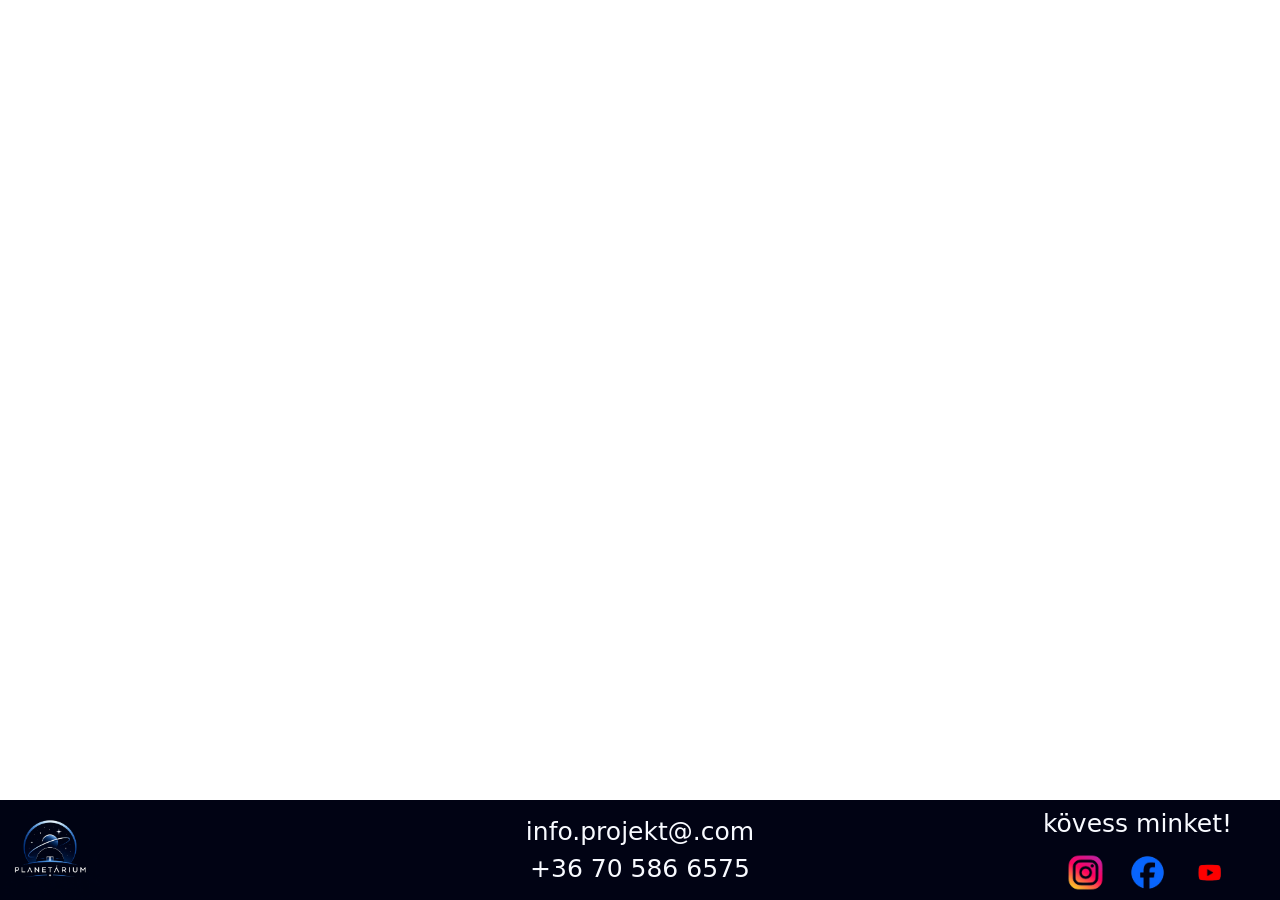
<file: footer.html>
<!DOCTYPE html>
<html lang="hu">
<head>
    <meta charset="UTF-8">
    <meta name="viewport" content="width=device-width, initial-scale=1.0">
    <meta http-equiv="X-UA-Compatible" content="ie=edge">
    <title>Footer</title>
    <link rel="stylesheet" href="footer.css">
    <link href="https://cdn.jsdelivr.net/npm/bootstrap@5.3.8/dist/css/bootstrap.min.css" rel="stylesheet" integrity="sha384-sRIl4kxILFvY47J16cr9ZwB07vP4J8+LH7qKQnuqkuIAvNWLzeN8tE5YBujZqJLB" crossorigin="anonymous">
</head>
<body class="d-flex flex-column min-vh-100">
    <footer class="mt-auto">
        <div class="row align-items-center m-0 g-0">
            <div class="col-lg-4 p-0">
                <a href="index.html"><img src="imgek/logo.png" alt="logo" id="logofoot"></a>
            </div>
            <div class="col-lg-4 text-center">
                <div class="infoka">info.projekt@.com</div>
                <div class="infokb">+36 70 586 6575</div>
            </div>
            <div class="col-lg-4 text-end pe-5">
                <div id="minket">kövess minket!</div> 
                <div class="social-icons">
                    <a href="https://www.instagram.com/rlevi"><img src="imgek/insta.png" alt="insta" class="ify"></a>
                    <a href="https://www.facebook.com/levente.roka.79"><img src="imgek/facebook.png" alt="facebook" class="ify"></a>
                    <a href="https://www.youtube.com/@aijsiYT"><img src="imgek/youtube.png" alt="youtube" class="ify"></a>
                </div>
            </div>
        </div>
    </footer>

    <script src="https://cdn.jsdelivr.net/npm/bootstrap@5.3.8/dist/js/bootstrap.bundle.min.js" integrity="sha384-FKyoEForCGlyvwx9Hj09JcYn3nv7wiPVlz7YYwJrWVcXK/BmnVDxM+D2scQbITxI" crossorigin="anonymous"></script>
</body>
</html>
</file>
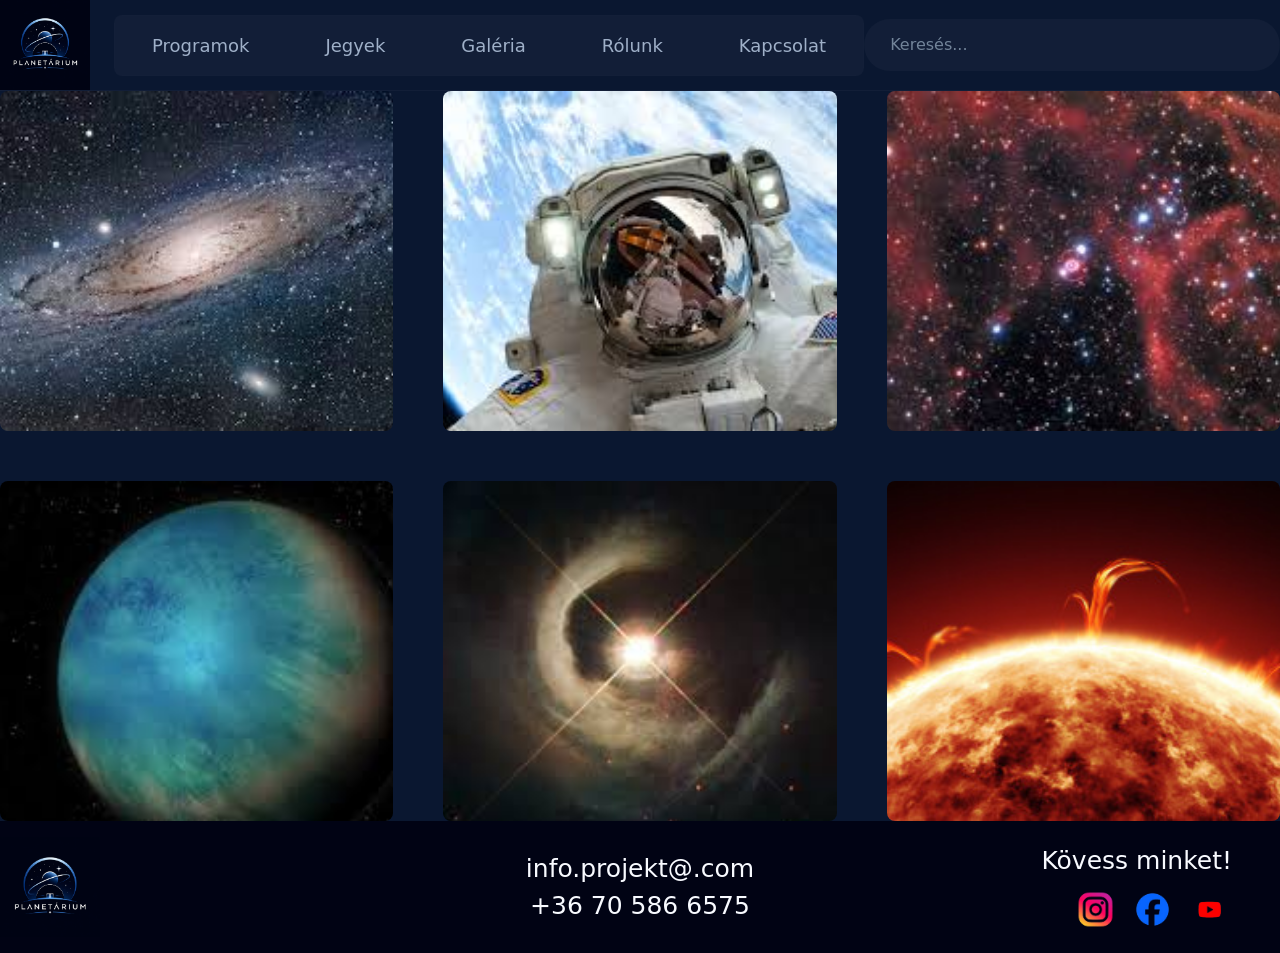
<file: galeria.html>
<!DOCTYPE html>
<html lang="en">
<head>
    <meta charset="UTF-8">
    <meta name="viewport" content="width=device-width, initial-scale=1.0">
    <meta http-equiv="X-UA-Compatible" content="ie=edge">
    <title>Planetárium - Galéria</title>
    <link href="https://cdn.jsdelivr.net/npm/bootstrap@5.3.0/dist/css/bootstrap.min.css" rel="stylesheet">
    <link rel="stylesheet" href="header.css">
    <link rel="stylesheet" href="footer.css">
    <link rel="stylesheet" href="kapcsolat.css">
    <link rel="stylesheet" href="galeria.css">
</head>
<body>
    <header class="site-header">
        <nav class="navbar navbar-expand-xl navbar-dark custom-navbar py-0">
            <div class="container-fluid px-0">
                
                <a class="navbar-brand me-4 py-0" href="index.html">
                    <img src="imgek/logo.png" alt="Planetarium Logo" class="logo-img">
                </a>
    
                <button class="navbar-toggler" type="button" data-bs-toggle="collapse" data-bs-target="#planetariumNav" aria-controls="planetariumNav" aria-expanded="false" aria-label="Toggle navigation">
                    <span class="navbar-toggler-icon"></span>
                </button>
    
                <div class="collapse navbar-collapse" id="planetariumNav">
                    
                    <ul class="navbar-nav nav-block-links me-auto mb-3 mb-xl-0">
                        <li class="nav-item">
                            <a class="nav-link" href="programok.html">Programok</a>
                        </li>
                        <li class="nav-item">
                            <a class="nav-link" href="jegyek.html">Jegyek</a>
                        </li>
                        <li class="nav-item">
                            <a class="nav-link" href="galeria.html">Galéria</a>
                        </li>
                        <li class="nav-item">
                            <a class="nav-link" href="rolunk.html">Rólunk</a>
                        </li>
                        <li class="nav-item">
                            <a class="nav-link" href="kapcsolat.html">Kapcsolat</a>
                        </li>
                    </ul>
    
                    <form class="d-flex search-block" role="search">
                        <input class="form-control custom-search-input" type="search" placeholder="Keresés..." aria-label="Search">
                    </form>
    
                </div>
                
            </div>
        </nav>
    </header>
    <div>
        <div class="képek">
            <img src="imgek/tejút.jpeg" class="kép" alt="tejút">
            <img src="imgek/asztronauta.jpeg" class="ast kép" alt="űrhajós">
            <img src="imgek/csillagok.jpeg" class="csil kép" alt="sokcsillag">
            <img src="imgek/bolygo.jpeg" class="boly kép" alt="bolygó">
            <img src="imgek/csillag.jpeg" class="csiok kép" alt="egynagycsillag">
            <img src="imgek/anap.jpg" class="nap kép" alt="nap">
        </div>
    </div>
           <footer class="mt-auto py-4 py-lg-3">
            <div class="row align-items-center m-0 g-0 text-center text-lg-start">
                
                <div class="col-12 col-lg-4 p-0 mb-4 mb-lg-0">
                    <a href="index.html"><img src="imgek/logo.png" alt="logo" id="logofoot"></a>
                </div>
    
                <div class="col-12 col-lg-4 text-center mb-4 mb-lg-0">
                    <div class="infoka">info.projekt@.com</div>
                    <div class="infokb">+36 70 586 6575</div>
                </div>
    
                <div class="col-12 col-lg-4 text-lg-end pe-lg-5">
                    <div id="minket">Kövess minket!</div> 
                    <div class="social-icons d-flex justify-content-center justify-content-lg-end">
                        <a href="https://www.instagram.com/rlevi"><img src="imgek/insta.png" alt="insta" class="ify"></a>
                        <a href="https://www.facebook.com/levente.roka.79"><img src="imgek/facebook.png" alt="facebook" class="ify"></a>
                        <a href="https://www.youtube.com/@aijsiYT"><img src="imgek/youtube.png" alt="youtube" class="ify"></a>
                    </div>
                </div>
    
            </div>
        </footer>
    <script src="https://cdn.jsdelivr.net/npm/bootstrap@5.3.0/dist/js/bootstrap.bundle.min.js"></script>
</body>
</html>
</file>
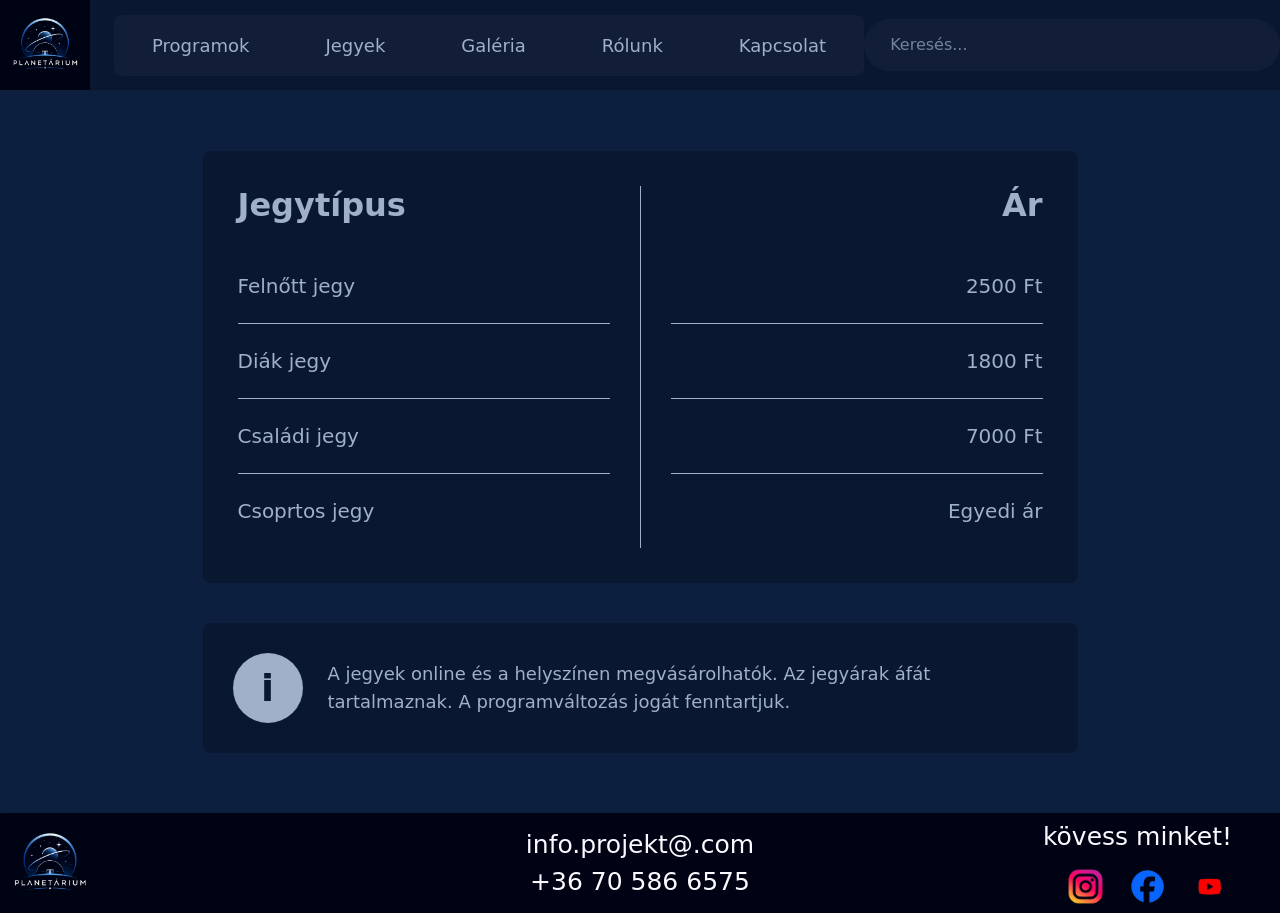
<file: jegyek.html>
<!DOCTYPE html>
<html lang="en">
<head>
    <meta charset="UTF-8">
    <meta name="viewport" content="width=device-width, initial-scale=1.0">
    <link rel="stylesheet" href="jegyek.css">
    <title>Planetarium - Jegyek</title>
    <link rel="stylesheet" href="kapcsolat.css">
    <link rel="stylesheet" href="footer.css">
    <link href="https://cdn.jsdelivr.net/npm/bootstrap@5.3.0/dist/css/bootstrap.min.css" rel="stylesheet">
    <link rel="stylesheet" href="header.css">
</head>
<body>

<header class="site-header">
    <nav class="navbar navbar-expand-xl navbar-dark custom-navbar py-0">
        <div class="container-fluid px-0">
            
            <a class="navbar-brand me-4 py-0" href="index.html">
                <img src="imgek/logo.png" alt="Planetarium Logo" class="logo-img">
            </a>

            <button class="navbar-toggler" type="button" data-bs-toggle="collapse" data-bs-target="#planetariumNav" aria-controls="planetariumNav" aria-expanded="false" aria-label="Toggle navigation">
                <span class="navbar-toggler-icon"></span>
            </button>

            <div class="collapse navbar-collapse" id="planetariumNav">
                
                <ul class="navbar-nav nav-block-links me-auto mb-3 mb-xl-0">
                    <li class="nav-item">
                        <a class="nav-link" href="programok.html">Programok</a>
                    </li>
                    <li class="nav-item">
                        <a class="nav-link" href="jegyek.html">Jegyek</a>
                    </li>
                    <li class="nav-item">
                        <a class="nav-link" href="galeria.html">Galéria</a>
                    </li>
                    <li class="nav-item">
                        <a class="nav-link" href="rolunk.html">Rólunk</a>
                    </li>
                    <li class="nav-item">
                        <a class="nav-link" href="kapcsolat.html">Kapcsolat</a>
                    </li>
                </ul>

                <form class="d-flex search-block" role="search">
                    <input class="form-control custom-search-input" type="search" placeholder="Keresés..." aria-label="Search">
                </form>

            </div>
            
        </div>
    </nav>
</header>
<div class="flexycont">
    <div class="jegycontainer">
        <div class="jegytipus">
            <div class="jegy2">
                <h1>Jegytípus</h1>
            </div>
            <div class="jegy">
                <p>Felnőtt jegy</p>
            </div>
            <div class="jegy">
                <p>Diák jegy</p>
            </div>
            <div class="jegy">
                <p>Családi jegy</p>
            </div>
            <div class="jegy">
                <p>Csoprtos jegy</p>
            </div>
        </div>
        <div class="jegyar">
            <div class="jegy2">
                <h1>Ár</h1>
            </div>
            <div class="jegy">
                <p>2500 Ft</p>
            </div>
            <div class="jegy">
                <p>1800 Ft</p>
            </div>
            <div class="jegy">
                <p>7000 Ft</p>
            </div>
            <div class="jegy">
                <p>Egyedi ár</p>
            </div>
        </div>
        
    </div>
    <div class="jegyinfo">
        <div class="kisi">
            <div class="ibetu">
                <p class="ii">i</p>
            </div>
        </div>
        <div class="bennemszoveg">
            <p class="infoszoveg">A jegyek online és a helyszínen megvásárolhatók.
                Az jegyárak áfát tartalmaznak.
                A programváltozás jogát fenntartjuk.</p>
        </div>
    </div>
</div>
<footer class="mt-auto">
        <div class="row align-items-center m-0 g-0">
            <div class="col-lg-4 p-0">
                <a href="index.html"><img src="imgek/logo.png" alt="logo" id="logofoot"></a>
            </div>
            <div class="col-lg-4 text-center">
                <div class="infoka">info.projekt@.com</div>
                <div class="infokb">+36 70 586 6575</div>
            </div>
            <div class="col-lg-4 text-end pe-5">
                <div id="minket">kövess minket!</div> 
                <div class="social-icons">
                    <a href="https://www.instagram.com/rlevi"><img src="imgek/insta.png" alt="insta" class="ify"></a>
                    <a href="https://www.facebook.com/levente.roka.79"><img src="imgek/facebook.png" alt="facebook" class="ify"></a>
                    <a href="https://www.youtube.com/@aijsiYT"><img src="imgek/youtube.png" alt="youtube" class="ify"></a>
                </div>
            </div>
        </div>
    </footer>

<script src="https://cdn.jsdelivr.net/npm/bootstrap@5.3.0/dist/js/bootstrap.bundle.min.js"></script>

</body>
</html>
</file>
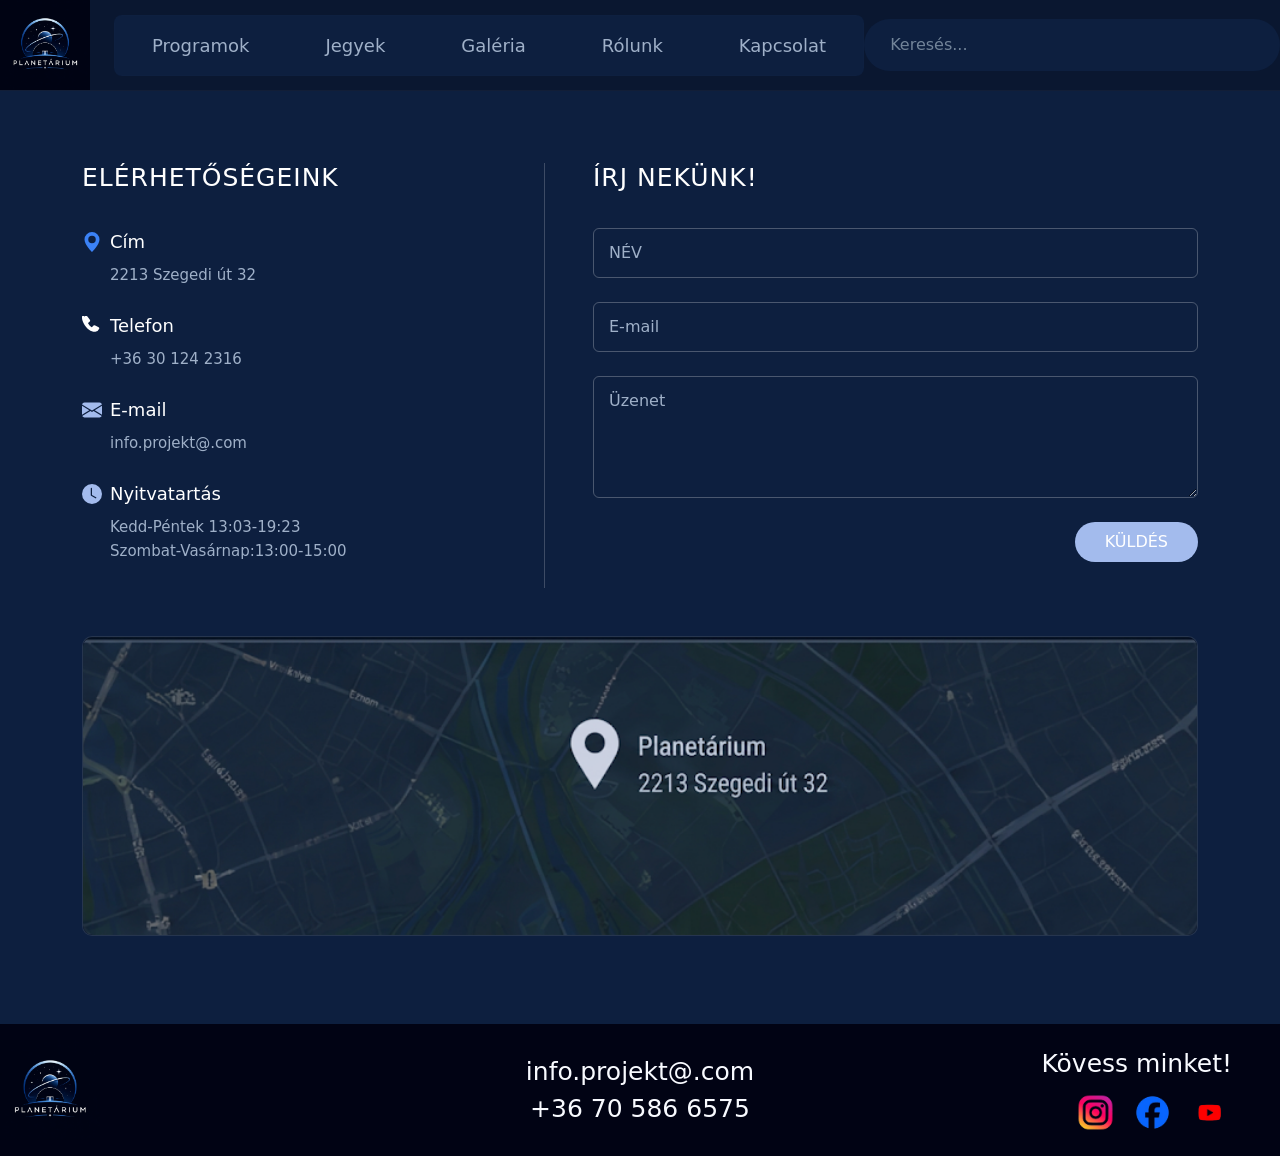
<file: kapcsolat.html>
<!DOCTYPE html>
<html lang="hu">
<head>
    <meta charset="UTF-8">
    <meta name="viewport" content="width=device-width, initial-scale=1.0">
    <title>Kapcsolat</title>
    <link href="https://cdn.jsdelivr.net/npm/bootstrap@5.3.0/dist/css/bootstrap.min.css" rel="stylesheet">
    <link rel="stylesheet" href="header.css">
    <link rel="stylesheet" href="kapcsolat.css">
    <link rel="stylesheet" href="footer.css">
</head>
<body>

<header class="site-header">
    <nav class="navbar navbar-expand-xl navbar-dark custom-navbar py-0">
        <div class="container-fluid px-0 fekbar">
            
            <a class="navbar-brand me-4 py-0" href="index.html">
                <img src="imgek/logo.png" alt="Planetarium Logo" class="logo-img">
            </a>

            <button class="navbar-toggler" type="button" data-bs-toggle="collapse" data-bs-target="#planetariumNav" aria-controls="planetariumNav" aria-expanded="false" aria-label="Toggle navigation">
                <span class="navbar-toggler-icon"></span>
            </button>

            <div class="collapse navbar-collapse" id="planetariumNav">
                
                <ul class="navbar-nav nav-block-links me-auto mb-3 mb-xl-0 navbarkicsi">
                    <li class="nav-item">
                        <a class="nav-link" href="programok.html">Programok</a>
                    </li>
                    <li class="nav-item">
                        <a class="nav-link" href="jegyek.html">Jegyek</a>
                    </li>
                    <li class="nav-item">
                        <a class="nav-link" href="galeria.html">Galéria</a>
                    </li>
                    <li class="nav-item">
                        <a class="nav-link" href="rolunk.html">Rólunk</a>
                    </li>
                    <li class="nav-item">
                        <a class="nav-link" href="kapcsolat.html">Kapcsolat</a>
                    </li>
                </ul>

                <form class="d-flex search-block kereso" role="search">
                    <input class="form-control custom-search-input" type="search" placeholder="Keresés..." aria-label="Search">
                </form>

            </div>
            
        </div>
    </nav>
</header>

<main class="kapcsolat-main container my-5 flex-grow-1">
    <div class="row mt-4">
        
        <div class="col-lg-5 kapcsolat-info-oszlop position-relative">
            <h1 class="kapcsolat-cim">ELÉRHETŐSÉGEINK</h1>
            
            <div class="info-elem">
                <div class="info-fejlec">
                    <svg xmlns="http://www.w3.org/2000/svg" width="20" height="20" fill="#3b82f6" class="bi bi-geo-alt-fill me-2" viewBox="0 0 16 16"><path d="M8 16s6-5.686 6-10A6 6 0 0 0 2 6c0 4.314 6 10 6 10zm0-7a3 3 0 1 1 0-6 3 3 0 0 1 0 6z"/></svg>
                    Cím
                </div>
                <div class="info-szoveg">2213 Szegedi út 32</div>
            </div>

            <div class="info-elem">
                <div class="info-fejlec">
                    <svg xmlns="http://www.w3.org/2000/svg" width="20" height="20" fill="#ffffff" class="bi bi-telephone-fill me-2" viewBox="0 0 16 16"><path fill-rule="evenodd" d="M1.885.511a1.745 1.745 0 0 1 2.61.163L6.29 2.98c.329.394.33.961-.062 1.334l-1.4 1.34c.15.34.33.67.53.99.2.33.43.64.69.93.28.29.58.55.9.79.31.23.64.43.96.61l1.32-1.39a1.28 1.28 0 0 1 1.34-.055l2.76 1.48c.45.24.63.81.42 1.28a3.78 3.78 0 0 1-3.1 2.37c-1.63.15-3.32-.42-5.06-1.68-1.74-1.26-3.33-3.1-4.4-5.36-1.07-2.26-1.42-4.23-1.05-5.65.17-.66.64-1.2 1.25-1.43z"/></svg>
                    Telefon
                </div>
                <div class="info-szoveg">+36 30 124 2316</div>
            </div>

            <div class="info-elem">
                <div class="info-fejlec">
                    <svg xmlns="http://www.w3.org/2000/svg" width="20" height="20" fill="#a3bbed" class="bi bi-envelope-fill me-2" viewBox="0 0 16 16"><path d="M.05 3.555A2 2 0 0 1 2 2h12a2 2 0 0 1 1.95 1.555L8 8.414.05 3.555ZM0 4.697v7.104l5.803-3.558L0 4.697ZM6.761 8.83l-6.57 4.027A2 2 0 0 0 2 14h12a2 2 0 0 0 1.808-1.144l-6.57-4.027L8 9.586l-1.239-.757Zm3.436-.586L16 11.801V4.697l-5.803 3.546Z"/></svg>
                    E-mail
                </div>
                <div class="info-szoveg">info.projekt@.com</div>
            </div>

            <div class="info-elem">
                <div class="info-fejlec">
                    <svg xmlns="http://www.w3.org/2000/svg" width="20" height="20" fill="#a3bbed" class="bi bi-clock-fill me-2" viewBox="0 0 16 16"><path d="M16 8A8 8 0 1 1 0 8a8 8 0 0 1 16 0zM8 3.5a.5.5 0 0 0-1 0V9a.5.5 0 0 0 .252.434l3.5 2a.5.5 0 0 0 .496-.868L8 8.71V3.5z"/></svg>
                    Nyitvatartás
                </div>
                <div class="info-szoveg">
                    Kedd-Péntek 13:03-19:23<br>
                    Szombat-Vasárnap:13:00-15:00
                </div>
            </div>
            
            <div class="elvalaszto-vonal d-none d-lg-block">
            </div>
        </div>

        <div class="col-lg-7 kapcsolat-urlap-oszlop ps-lg-5 mt-5 mt-lg-0">
            <h2 class="kapcsolat-cim">ÍRJ NEKÜNK!</h2>
            
            <form>
                <div class="mb-4">
                    <input type="text" class="form-control egyedi-input" placeholder="NÉV">
                </div>
                <div class="mb-4">
                    <input type="email" class="form-control egyedi-input" placeholder="E-mail">
                </div>
                <div class="mb-4">
                    <textarea class="form-control egyedi-input" rows="4" placeholder="Üzenet"></textarea>
                </div>
                <div class="text-end">
                    <button type="submit" class="btn gomb-kuldes">KÜLDÉS</button>
                </div>
            </form>
        </div>
        
    </div>

<div class="row mt-5">
        <div class="col-12">
            <div class="terkep-tarolo">
                <img src="imgek/maps.png" alt="Térkép" class="terkep-kep">
                
                <div class="terkep-overlay">
                   <a href="https://www.google.com/maps/place/Budapest,+Szegedi+%C3%BAt+32-2213,+1135/@47.5300535,19.0808655,18.5z/data=!4m5!3m4!1s0x4741db96b2ecfa41:0xe2b25ed6bf133b6b!8m2!3d47.5298195!4d19.0813018?entry=ttu&g_ep=EgoyMDI2MDUxMy4wIKXMDSoASAFQAw%3D%3D"> <img src="imgek/maps.png" alt="Térkép" class="terkep-kep"></a>
                </div>   
            </div>
        </div>
    </div>
</main>


       <footer class="mt-auto py-4 py-lg-3 footervoltam">
        <div class="row align-items-center m-0 g-0 text-center text-lg-start">
            
            <div class="col-12 col-lg-4 p-0 mb-4 mb-lg-0">
                <a href="index.html"><img src="imgek/logo.png" alt="logo" id="logofoot"></a>
            </div>

            <div class="col-12 col-lg-4 text-center mb-4 mb-lg-0">
                <div class="infoka">info.projekt@.com</div>
                <div class="infokb">+36 70 586 6575</div>
            </div>

            <div class="col-12 col-lg-4 text-lg-end pe-lg-5">
                <div id="minket">Kövess minket!</div> 
                <div class="social-icons d-flex justify-content-center justify-content-lg-end">
                    <a href="https://www.instagram.com/rlevi"><img src="imgek/insta.png" alt="insta" class="ify"></a>
                    <a href="https://www.facebook.com/levente.roka.79"><img src="imgek/facebook.png" alt="facebook" class="ify"></a>
                    <a href="https://www.youtube.com/@aijsiYT"><img src="imgek/youtube.png" alt="youtube" class="ify"></a>
                </div>
            </div>

        </div>
    </footer>
<script src="https://cdn.jsdelivr.net/npm/bootstrap@5.3.0/dist/js/bootstrap.bundle.min.js"></script>
</body>
</html>
</file>
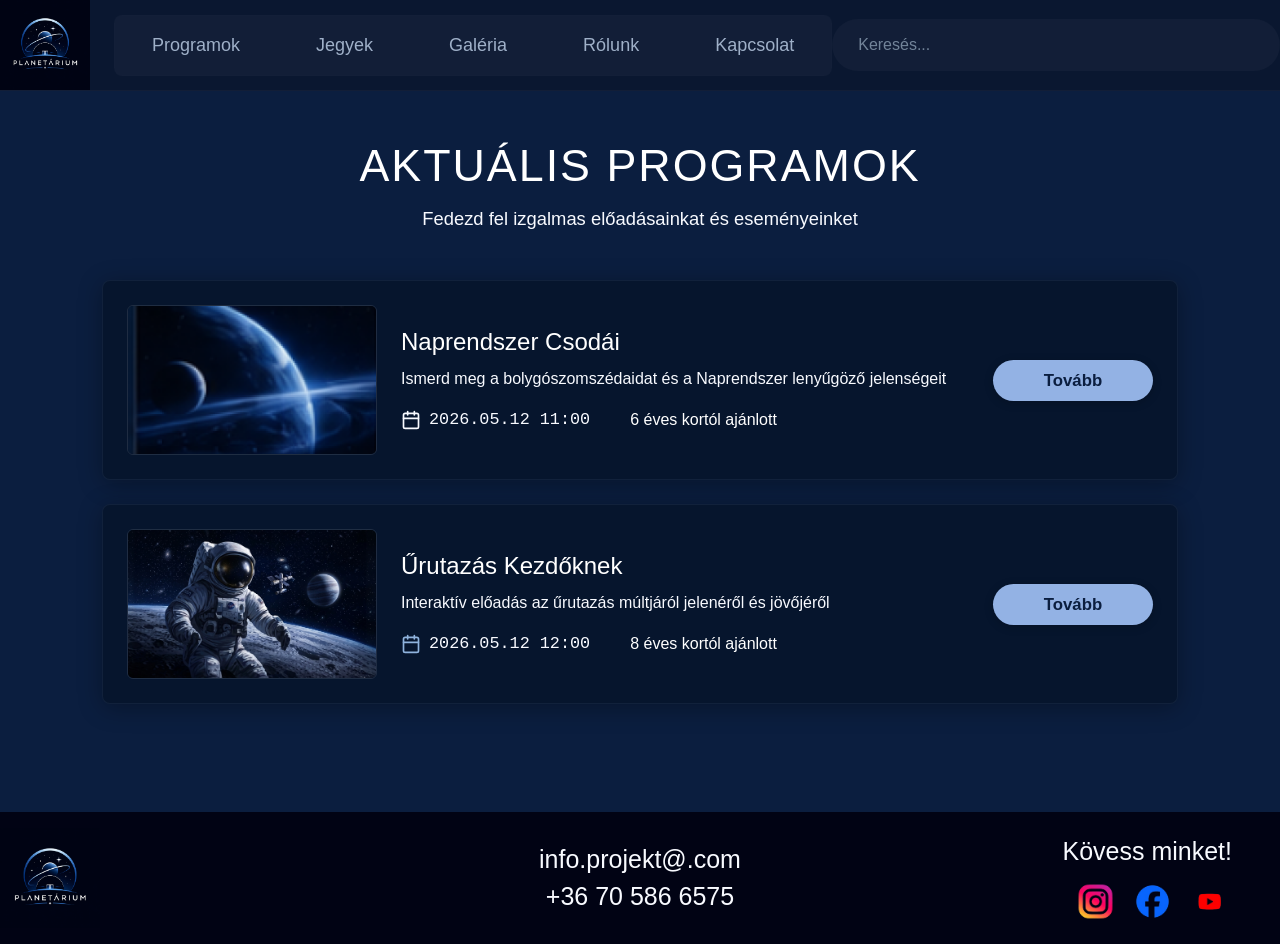
<file: programok.html>
<!DOCTYPE html>
<html lang="hu">
<head>
    <meta charset="UTF-8">
    <meta name="viewport" content="width=device-width, initial-scale=1.0">
    <meta http-equiv="X-UA-Compatible" content="ie=edge">
    <title>Planetarium - Fedezd fel az univerzumot</title>
    <link href="https://cdn.jsdelivr.net/npm/bootstrap@5.3.0/dist/css/bootstrap.min.css" rel="stylesheet">
    <link rel="stylesheet" href="header.css">
    <link rel="stylesheet" href="footer.css">
    <link rel="stylesheet" href="index.css">
    <link rel="stylesheet" href="programok.css">
    <style>
       
    </style>
</head>
<body>


    <header class="site-header">
        <nav class="navbar navbar-expand-xl navbar-dark custom-navbar py-0">
            <div class="container-fluid px-0 fekbar">
                
                <a class="navbar-brand me-4 py-0" href="index.html">
                    <img src="imgek/logo.png" alt="Planetarium Logo" class="logo-img">
                </a>
    
                <button class="navbar-toggler" type="button" data-bs-toggle="collapse" data-bs-target="#planetariumNav" aria-controls="planetariumNav" aria-expanded="false" aria-label="Toggle navigation">
                    <span class="navbar-toggler-icon"></span>
                </button>
    
                <div class="collapse navbar-collapse" id="planetariumNav">
                    
                    <ul class="navbar-nav nav-block-links me-auto mb-3 mb-xl-0 navbarkicsi">
                        <li class="nav-item">
                            <a class="nav-link" href="programok.html">Programok</a>
                        </li>
                        <li class="nav-item">
                            <a class="nav-link" href="jegyek.html">Jegyek</a>
                        </li>
                        <li class="nav-item">
                            <a class="nav-link" href="galeria.html">Galéria</a>
                        </li>
                        <li class="nav-item">
                            <a class="nav-link" href="rolunk.html">Rólunk</a>
                        </li>
                        <li class="nav-item">
                            <a class="nav-link" href="kapcsolat.html">Kapcsolat</a>
                        </li>
                    </ul>
    
                    <form class="d-flex search-block kereso" role="search">
                        <input class="form-control custom-search-input" type="search" placeholder="Keresés..." aria-label="Search">
                    </form>
    
                </div>
                
            </div>
        </nav>
    </header>

<main class="page-content py-5">
    <section class="page-hero text-center mb-5">
        <div class="container">
            <h1 class="program-main-title text-uppercase">Aktuális Programok</h1>
            <p class="program-subtitle">Fedezd fel izgalmas előadásainkat és eseményeinket</p>
        </div>
    </section>

    <section class="program-list">
        <div class="container" style="max-width: 1100px;">
            <div class="row g-4">
                
                <div class="col-12">
                    <article class="program-card d-flex flex-column flex-md-row align-items-center p-4">
                        <div class="program-image mb-3 mb-md-0">
                            <img src="imgek/bolygo2.png" alt="Naprendszer Csodái" class="img-fluid rounded">
                        </div>
                        <div class="program-info flex-grow-1 px-md-4 text-center text-md-start">
                            <div class="mb-3">
                                <h2>Naprendszer Csodái</h2>
                                <p>Ismerd meg a bolygószomszédaidat és a Naprendszer lenyűgöző jelenségeit</p>
                            </div>
                            <div class="program-meta d-flex flex-column flex-md-row align-items-center gap-3">
                                <div class="meta-item d-flex align-items-center gap-2">
                                    <svg class="calendar-icon" xmlns="http://www.w3.org/2000/svg" width="20" height="20" viewBox="0 0 24 24" fill="none" stroke="#F8FAFF" stroke-width="2" stroke-linecap="round" stroke-linejoin="round"><rect x="3" y="4" width="18" height="18" rx="2" ry="2"></rect><line x1="16" y1="2" x2="16" y2="6"></line><line x1="8" y1="2" x2="8" y2="6"></line><line x1="3" y1="10" x2="21" y2="10"></line></svg>
                                    <span class="font-monospace ">2026.05.12 11:00</span>
                                </div>
                                <div class="meta-item ms-md-4">6 éves kortól ajánlott</div>
                            </div>
                        </div>
                        <div class="detail-row text-center text-md-end mt-3 mt-md-0 w-100-mobile">
                            <a href="jegyek.html" class="detail-btn px-5 py-2 rounded-pill">Tovább</a>
                        </div>
                    </article>
                </div>

                <div class="col-12">
                    <article class="program-card d-flex flex-column flex-md-row align-items-center p-4">
                        <div class="program-image mb-3 mb-md-0">
                            <img src="imgek/urhajos.png" alt="Űrutazás Kezdőknek" class="img-fluid rounded">
                        </div>
                        <div class="program-info flex-grow-1 px-md-4 text-center text-md-start">
                            <div class="mb-3">
                                <h2>Űrutazás Kezdőknek</h2>
                                <p>Interaktív előadás az űrutazás múltjáról jelenéről és jövőjéről</p>
                            </div>
                            <div class="program-meta d-flex flex-column flex-md-row align-items-center gap-3">
                                <div class="meta-item d-flex align-items-center gap-2">
                                    <svg class="calendar-icon" xmlns="http://www.w3.org/2000/svg" width="20" height="20" viewBox="0 0 24 24" fill="none" stroke="#8FB3DD" stroke-width="2" stroke-linecap="round" stroke-linejoin="round"><rect x="3" y="4" width="18" height="18" rx="2" ry="2"></rect><line x1="16" y1="2" x2="16" y2="6"></line><line x1="8" y1="2" x2="8" y2="6"></line><line x1="3" y1="10" x2="21" y2="10"></line></svg>
                                    <span class="font-monospace">2026.05.12 12:00</span>
                                </div>
                                <div class="meta-item ms-md-4">8 éves kortól ajánlott</div>
                            </div>
                        </div>
                        <div class="detail-row text-center text-md-end mt-3 mt-md-0 w-100-mobile">
                            <a href="jegyek.html" class="detail-btn px-5 py-2 rounded-pill">Tovább</a>
                        </div>
                    </article>
                </div>

            </div>
        </div>
    </section>
</main>


<footer class="mt-auto py-4 py-lg-3 footervoltam">
        <div class="row align-items-center m-0 g-0 text-center text-lg-start">
            
            <div class="col-12 col-lg-4 p-0 mb-4 mb-lg-0">
                <a href="index.html"><img src="imgek/logo.png" alt="logo" id="logofoot"></a>
            </div>
    
            <div class="col-12 col-lg-4 text-center mb-4 mb-lg-0">
                <div class="infoka">info.projekt@.com</div>
                <div class="infokb">+36 70 586 6575</div>
            </div>
    
            <div class="col-12 col-lg-4 text-lg-end pe-lg-5">
                <div id="minket">Kövess minket!</div> 
                <div class="social-icons d-flex justify-content-center justify-content-lg-end">
                    <a href="https://www.instagram.com/rlevi"><img src="imgek/insta.png" alt="insta" class="ify"></a>
                    <a href="https://www.facebook.com/levente.roka.79"><img src="imgek/facebook.png" alt="facebook" class="ify"></a>
                    <a href="https://www.youtube.com/@aijsiYT"><img src="imgek/youtube.png" alt="youtube" class="ify"></a>
                </div>
            </div>
    
        </div>
    </footer>

<script src="https://cdn.jsdelivr.net/npm/bootstrap@5.3.0/dist/js/bootstrap.bundle.min.js"></script>
</body>
</html>
</file>
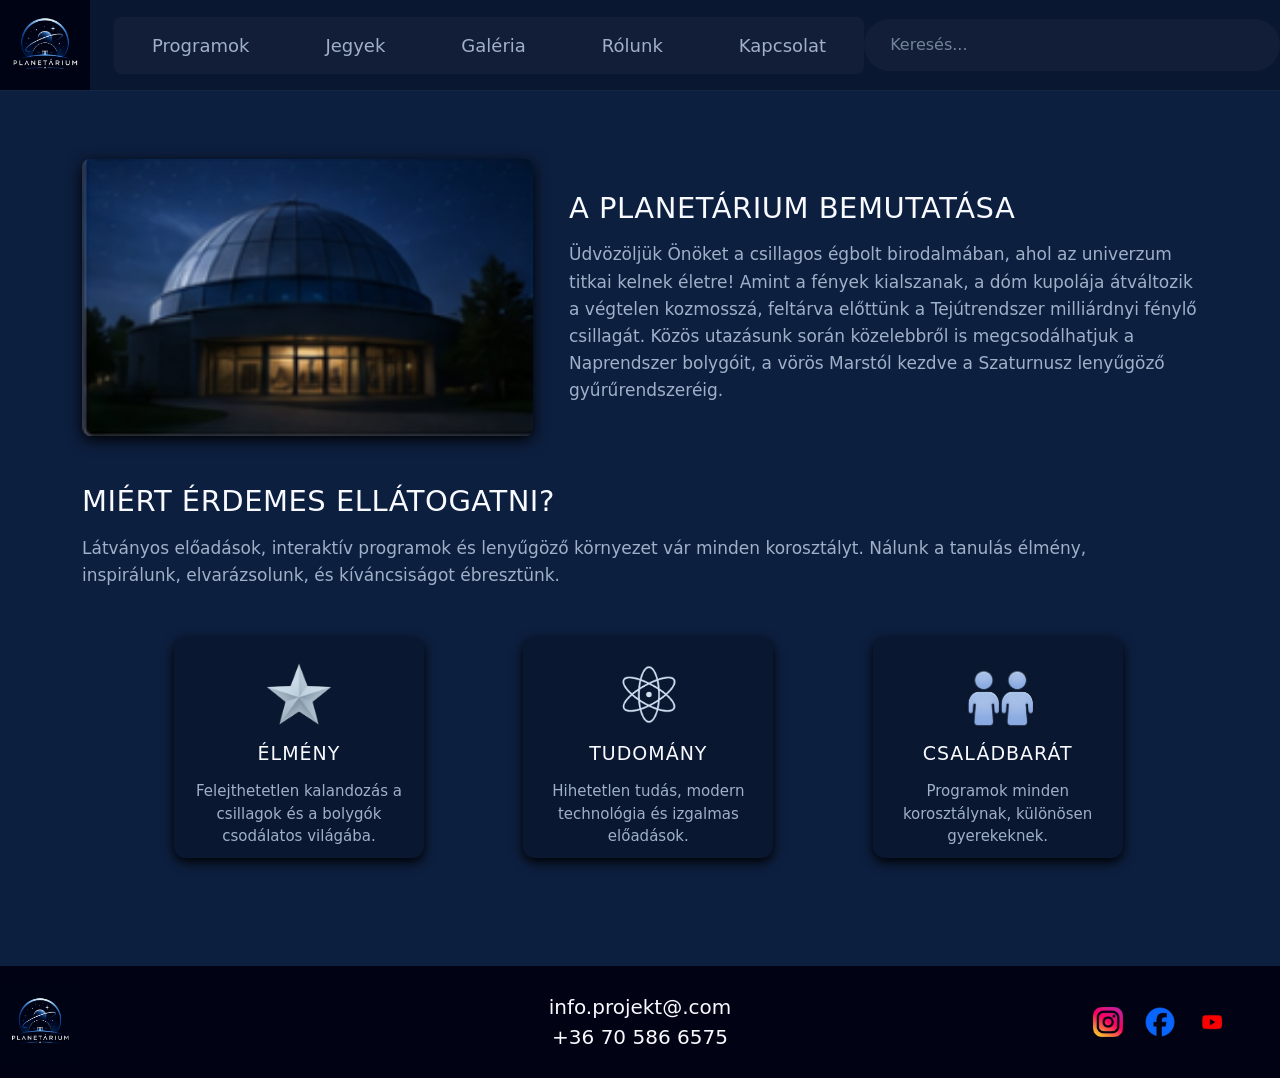
<file: rolunk.html>
<!DOCTYPE html>
<html lang="hu">
<head>
    <meta charset="UTF-8">
    <meta name="viewport" content="width=device-width, initial-scale=1.0">
    <title>A Planetárium Bemutatása</title>
    <link href="https://cdn.jsdelivr.net/npm/bootstrap@5.3.0/dist/css/bootstrap.min.css" rel="stylesheet">
    <link rel="stylesheet" href="rolunk.css">
</head>
<body>

    <header class="site-header">
        <nav class="navbar navbar-expand-xl navbar-dark custom-navbar py-0">
            <div class="container-fluid px-0 fekbar">
                
                <a class="navbar-brand me-4 py-0" href="index.html">
                    <img src="imgek/logo.png" alt="Planetarium Logo" class="logo-img">
                </a>
    
                <button class="navbar-toggler" type="button" data-bs-toggle="collapse" data-bs-target="#planetariumNav" aria-controls="planetariumNav" aria-expanded="false" aria-label="Toggle navigation">
                    <span class="navbar-toggler-icon"></span>
                </button>
    
                <div class="collapse navbar-collapse" id="planetariumNav">
                    
                    <ul class="navbar-nav nav-block-links me-auto mb-3 mb-xl-0 navbarkicsi">
                        <li class="nav-item">
                            <a class="nav-link" href="programok.html">Programok</a>
                        </li>
                        <li class="nav-item">
                            <a class="nav-link" href="jegyek.html">Jegyek</a>
                        </li>
                        <li class="nav-item">
                            <a class="nav-link" href="galeria.html">Galéria</a>
                        </li>
                        <li class="nav-item">
                            <a class="nav-link" href="rolunk.html">Rólunk</a>
                        </li>
                        <li class="nav-item">
                            <a class="nav-link" href="kapcsolat.html">Kapcsolat</a>
                        </li>
                    </ul>
    
                    <form class="d-flex search-block kereso" role="search">
                        <input class="form-control custom-search-input" type="search" placeholder="Keresés..." aria-label="Search">
                    </form>
    
                </div>
                
            </div>
        </nav>
    </header>
    

<main class="container bemutatas-main mt-5 mb-5">
    
    <div class="row mb-5 align-items-center">
        <div class="col-lg-5 mb-4 mb-lg-0">
            <img src="imgek/planetariumkep.png" alt="Planetárium épülete" class="img-fluid bemutatas-kep">
        </div>
        <div class="col-lg-7 ps-lg-4">
            <h1 class="focim mb-3">A PLANETÁRIUM BEMUTATÁSA</h1>
            <p class="szoveg-masodlagos">
                Üdvözöljük Önöket a csillagos égbolt birodalmában, ahol az univerzum titkai kelnek életre! Amint a fények kialszanak, a dóm kupolája átváltozik a végtelen kozmosszá, feltárva előttünk a Tejútrendszer milliárdnyi fénylő csillagát. Közös utazásunk során közelebbről is megcsodálhatjuk a Naprendszer bolygóit, a vörös Marstól kezdve a Szaturnusz lenyűgöző gyűrűrendszeréig.
            </p>
        </div>
    </div>

    <div class="row mb-4 mt-5">
        <div class="col-12">
            <h2 class="focim mb-3 text-uppercase">Miért érdemes ellátogatni?</h2>
            <p class="szoveg-masodlagos pe-lg-5">
                Látványos előadások, interaktív programok és lenyűgöző környezet vár minden korosztályt. Nálunk a tanulás élmény, inspirálunk, elvarázsolunk, és kíváncsiságot ébresztünk.
            </p>
        </div>
    </div>

    <div class="row g-4 mt-2" id="kartyak">
        <div class="col-md-4">
            <div class="ertek-kartya">
                <div class="kartya-ikon-tarolo">
                    <img src="imgek/csillag.png" alt="Élmény" class="kartya-ikon"> 
                </div>
                <h3 class="kartya-cim">ÉLMÉNY</h3>
                <p class="kartya-szoveg">Felejthetetlen kalandozás a csillagok és a bolygók csodálatos világába.</p>
            </div>
        </div>
        
        <div class="col-md-4">
            <div class="ertek-kartya">
                <div class="kartya-ikon-tarolo">
                    <img src="imgek/fizika.png" alt="Tudomány" class="kartya-ikon">
                </div>
                <h3 class="kartya-cim">TUDOMÁNY</h3>
                <p class="kartya-szoveg">Hihetetlen tudás, modern technológia és izgalmas előadások.</p>
            </div>
        </div>
        
        <div class="col-md-4">
            <div class="ertek-kartya">
                <div class="kartya-ikon-tarolo">
                    <img src="imgek/emberek.png" alt="Családbarát" class="kartya-ikon">
                </div>
                <h3 class="kartya-cim">CSALÁDBARÁT</h3>
                <p class="kartya-szoveg">Programok minden korosztálynak, különösen gyerekeknek.</p>
            </div>
        </div>
    </div>

</main>

<footer class="mt-auto py-4 py-lg-3 footervoltam">
    <div class="row align-items-center m-0 g-0 text-center text-lg-start">
        
        <div class="col-12 col-lg-4 p-0 mb-4 mb-lg-0">
            <a href="index.html"><img src="imgek/logo.png" alt="logo" id="logofoot"></a>
        </div>

        <div class="col-12 col-lg-4 text-center mb-4 mb-lg-0">
            <div class="infoka">info.projekt@.com</div>
            <div class="infokb">+36 70 586 6575</div>
        </div>

        <div class="col-12 col-lg-4 text-lg-end pe-lg-5">
            <div id="minket">Kövess minket!</div> 
            <div class="social-icons d-flex justify-content-center justify-content-lg-end">
                <a href="https://www.instagram.com/rlevi"><img src="imgek/insta.png" alt="insta" class="ify"></a>
                <a href="https://www.facebook.com/levente.roka.79"><img src="imgek/facebook.png" alt="facebook" class="ify"></a>
                <a href="https://www.youtube.com/@aijsiYT"><img src="imgek/youtube.png" alt="youtube" class="ify"></a>
            </div>
        </div>

    </div>
</footer>

<script src="https://cdn.jsdelivr.net/npm/bootstrap@5.3.0/dist/js/bootstrap.bundle.min.js"></script>
</body>
</html>
</file>
<file: footer.css>
body {
    display: flex;
    flex-direction: column;
    min-height: 100vh; 
    margin: 0;
}


footer {
    margin-top: auto;
    background-color: #010314;
    width: 100%;
    overflow-x: hidden; 
}

#logofoot {
    height: 100px; 
    width: auto;
}

.infoka, .infokb {
    color: #F8FAFF;
    font-size: 25px; 
    margin: 0; 
    line-height: 1.5;
}

#minket {
    color: #F8FAFF;
    font-size: 25px;
    margin-bottom: 8px; 
}

.ify {
    height: 45px; 
    margin-left: 12px; 
}
</file>
<file: header.css>
.site-header {
    background-color: #0A1730 ; 
    width: 100%;
}

.custom-navbar {
    padding-top: 12px;
    padding-bottom: 12px;
    border-bottom: 1px solid rgba(255, 255, 255, 0.03);
}


.logo-img {
    height: 90px;
    width: auto;
    display: block;
}


.nav-block-links {
    background-color: rgba(255, 255, 255, 0.03);
    padding: 10px 28px;
    border-radius: 8px;
    display: flex;
    align-items: center;
    gap: 56px;
    box-shadow: inset 0 0 0 1px rgba(255,255,255,0.005);
}


.custom-navbar .navbar-nav .nav-link {
    color: #9FB0C8;
    font-size: 18px;
    font-weight: 500;
    transition: color 0.18s ease-in-out, background 0.18s ease-in-out;
    padding: 7px 10px;
    border-radius: 6px;
}

.custom-navbar .navbar-nav .nav-link:hover {
    color: #ffffff;
}


.search-block {
    background-color: rgba(255, 255, 255, 0.03);
    padding: 8px 16px;
    border-radius: 40px;
    width: 100%;
    max-width: 500px;
}


.custom-search-input {
    background: transparent !important;
    border: none !important;
    color: #ffffff !important;
    font-size: 16őx;
    box-shadow: none !important;
    padding-left: 10px;
}


.custom-search-input::placeholder {
    color: #728499;
    opacity: 1;
}


@media (max-width: 1199.98px) {
    .navbar-collapse {
        padding-top: 24px;
    }
    
    
    .nav-block-links {
        background-color: transparent;
        flex-direction: column;
        gap: 16px;
        padding: 0;
        margin-bottom: 24px;
    }
    
    .search-block {
        max-width: 100%;
        background-color: rgba(255, 255, 255, 0.06);
    }
}

body {
    margin: 0;
}
</file>
<file: kapcsolat.css>
body {
    background-color: #0D1F3F ; 
    color: #ffffff;
}


.kapcsolat-main {
    padding-bottom: 40px;
}


.kapcsolat-cim {
    font-size: 25px;
    font-weight: 400;
    margin-bottom: 35px;
    letter-spacing: 1px;
}


.info-elem {
    margin-bottom: 25px;
}

.info-fejlec {
    font-size: 18px;
    display: flex;
    align-items: center;
    margin-bottom: 8px;
}

.info-szoveg {
    color: #9FB0C8;
    margin-left: 28px; 
    font-size: 15px;
    line-height: 1.6;
}


.elvalaszto-vonal {
    position: absolute;
    right: 0;
    top: 0;
    bottom: 0;
    width: 1px;
    background-color: rgba(255, 255, 255, 0.2);
}

.egyedi-input {
    background-color: transparent !important;
    border: 1px solid rgba(255, 255, 255, 0.25) !important;
    color: #ffffff !important;
    border-radius: 6px;
    padding: 12px 15px;
}

.egyedi-input::placeholder {
    color: #9FB0C8;
    font-size: 16px;
}

.egyedi-input:focus {
    box-shadow: 0 0 5px rgba(163, 187, 237, 0.3) !important;
    border-color: rgba(163, 187, 237, 0.6) !important;
}


.gomb-kuldes {
    background-color: #a3bbed; 
    color: #ffffff;
    border: none;
    border-radius: 20px;
    padding: 8px 30px;
    font-weight: 500;
    transition: background-color 0.2s;
}

.gomb-kuldes:hover {
    background-color: #8faadd;
    color: #ffffff;
}

.terkep-tarolo {
    position: relative;
    width: 100%;
    height: 300px;
    background-color: #1a2a44;
    background-size: cover;
    background-position: center;
    border-radius: 10px;
    overflow: hidden;
    border: 1px solid rgba(255, 255, 255, 0.05);
}

.terkep-overlay {
    position: absolute;
    top: 0; left: 0; right: 0; bottom: 0;
    background: rgba(13, 23, 46, 0.7); 
    z-index: 1;
}

.terkep-jelolo-tartalom {
    position: absolute;
    top: 50%;
    left: 50%;
    transform: translate(-50%, -50%);
    display: flex;
    align-items: center;
    gap: 15px;
    z-index: 2;
}

.jelolo-szoveg {
    color: #ffffff;
    font-size: 17px;
    line-height: 1.4;
}

.jelolo-szoveg strong {
    font-weight: 500;
    font-size: 18px;
}

.csillag-ikon {
    position: absolute;
    bottom: 20px;
    right: 20px;
    z-index: 2;
}
.terkep-kep {
    position: absolute;
    top: 0;
    left: 0;
    width: 100%;
    height: 100%;
    object-fit: cover; 
    z-index: 0; 
    border-radius: 10px;
}
.fekbar{
    background-color: #0A1730;
}
.navbarkicsi{
    background-color: #0D1F3F ;
}
.kereso{
    background-color: #0D1F3F ;
}

@media (max-width: 991px) {
    .kapcsolat-cim {
        margin-top: 20px;
    }
}
</file>
<file: galeria.css>
.képek {
    background-color: #0A1730;
    display: flex;
    flex-wrap: wrap;
    gap: 30px;
    width: 100%; 
    justify-content: center;
}

.képek img {
    width: 100%;       
    height: 250px;      
    object-fit: cover;
    border-radius: 8px;
}

@media (min-width: 768px) {
    .képek {
        gap: 40px; 
    }
    .képek img {
        width: calc((100% - 40px) / 2); 
        height: 300px;
    }
}

@media (min-width: 1024px) {
    .képek {
        gap: 50px; 
    }
    .képek img {
        width: calc((100% - 100px) / 3);
        height: 340px; 
    }
}
</file>
<file: jegyek.css>
html, body {
    margin: 0;
    padding: 0;
    min-height: 100vh;
    display: flex;
    flex-direction: column;
}

.flexycont {
    background-color: #0D1F3F !important;
    flex: 1;
    display: flex;
    flex-direction: column;
    justify-content: center;
    align-items: center;
    padding: 40px 15px;
}

.jegycontainer {
    padding: 35px;
    background-color: #0A1730;
    display: flex;
    justify-content: center;
    border-radius: 8px;
    color: #9FB0C8;
    width: 70%;
    max-width: 1100px;
    height: auto;
    margin: 20px auto;
}

.jegytipus {
    flex: 1;
    border-right: 1px solid #9FB0C8;
    padding-right: 30px;
}

.jegyar {
    flex: 1;
    padding-left: 30px;
    text-align: right; 
}

.jegy2 h1 {
    font-size: 32px;
    font-weight: bold;
    margin-bottom: 25px;
}

.jegy {
    padding: 22px 0;
    border-bottom: 1px solid #9FB0C8;
}

.jegy p {
    font-size: 20px;
    margin: 0;
}

.jegy:last-child {
    border-bottom: none
}

.jegyinfo {
    display: flex;
    border-radius: 8px;
    margin: 20px auto;
    width: 70%;
    max-width: 1100px;
    background-color: #0A1730;
    align-items: center;
    padding: 30px;
    height: auto;
}

.kisi {
    display: flex;
    align-items: center;
    flex-shrink: 0;
}

.ibetu {
    height: 70px;
    width: 70px;
    background-color: #9FB0C8;
    border-radius: 50%;
    display: flex;
    align-items: center;
    justify-content: center;
}

.ii {
    color: #0A1730;
    font-size: 38px;
    margin: 0;
    font-weight: bold;
}

.bennemszoveg {
    flex: 1;
    margin-left: 25px;
}

.infoszoveg {
    font-size: 18px;
    color: #9FB0C8;
    margin: 0;
    line-height: 1.6;
}

@media (max-width: 992px) {
    .jegycontainer, .jegyinfo {
        width: 85%;
        padding: 25px;
    }
}

@media (max-width: 768px) {
    .jegycontainer, .jegyinfo {
        width: 95%; 
        padding: 20px;
    }

    .jegy2 h1 {
        font-size: 24px;
        margin-bottom: 15px;
    }

    .jegy {
        padding: 15px 0;
    }

    .jegy p {
        font-size: 16px;
    }

    .infoszoveg {
        font-size: 15px;
    }
}

@media (max-width: 480px) {
    .jegyinfo {
        flex-direction: column;
        text-align: center;
        gap: 15px;
    }
    
    .bennemszoveg {
        margin-left: 0;
    }
}
</file>
<file: index.css>
body {
    margin: 0;
    padding: 0;
    background-color: #0D1F3F;
    color: #F8FAFF;
    font-family: 'Segoe UI', Tahoma, Geneva, Verdana, sans-serif;
}

#hero {
    width: 100%;
    background-image: linear-gradient(rgba(13, 31, 63, 0.2), rgba(13, 31, 63, 0.5)), url('imgek/fohatter.png'); 
    background-size: cover;
    background-position: center center;
    background-repeat: no-repeat;
    height: 550px;
    position: relative;
}

#hero-text p {
    font-size: 21.6px;
    line-height: 1.6;
    color: #F8FAFF;
    margin-bottom: 25px;
    max-width: 450px;
}

#gomb {
    background-color: #93B2E4;
    border: none;
    color: #0D1F3F !important;
    font-weight: 600;
    padding: 12px 30px;
    border-radius: 50px;
    font-size: 17.6px;
    transition: all 0.3s ease;
    display: inline-flex;
    align-items: center;
    text-decoration: none;
}

#gomb:hover {
    background-color: #b3ccf5;
    transform: translateY(-2px);
}

.kiemelt-section {
    background-color: #06152d; /* Sötétebb sáv a kártyák mögött a kép alapján */
    padding: 40px 0;
    border-top: 2px solid #1a365d;
    border-bottom: 2px solid #1a365d;
}

.kiemelt-card {
    background: #091933;
    border-radius: 4px;
    box-shadow: 0 4px 15px rgba(0,0,0,0.3);
}

.kiemelt-card-img {
    border-radius: 4px;
    overflow: hidden;
    box-shadow: 0 4px 15px rgba(0,0,0,0.3);
}

.kiemelt-card-img img {
    object-fit: cover;
    min-height: 180px;
}

.badge-title {
    font-size: 20.8px;
    font-weight: 500;
    letter-spacing: 1px;
    color: #FFFFFF;
    margin-bottom: 8px;
}

.badge-sub {
    font-size: 18.4px;
    color: #93B2E4;
}

.badge-right-date {
    color: #FFFFFF;
    font-size: 17.6px;
    font-weight: 500;
}

.badge-right-body {
    color: #A3B8CC;
    font-size: 16.8px;
}

.detail-btn {
    background-color: #93B2E4;
    color: #0D1F3F !important;
    padding: 8px 35px;
    border-radius: 50px;
    text-decoration: none;
    font-weight: 600;
    font-size: 16px;
    transition: all 0.2s ease;
    display: inline-block;
    text-align: center;
}

.detail-btn:hover {
    background-color: #b3ccf5;
    transform: scale(1.03);
}

@media (max-width: 767px) {
    #hero {
        height: 450px;
        text-align: center !important;
    }
    #hero-text p {
        margin: 0 auto 25px auto;
    }
    .kiemelt-card-img img {
        height: 200px;
    }
}
p{
    color: #F8FAFF !important;}
svg{
    color: #F8FAFF !important;
}
</file>
<file: programok.css>
body {
    background-color: #0b1e3f;
    color: #ffffff;
    font-family: 'Segoe UI', Tahoma, Geneva, Verdana, sans-serif;
}

.program-main-title {
    font-size: 44.8px;
    font-weight: 500;
    letter-spacing: 2px;
    color: #ffffff;
    margin-bottom: 12px;
}

.program-subtitle {
    color: #a2b7d4;
    font-size: 18.4px;
    font-weight: 400;
}

.program-list {
    padding-bottom: 60px;
}

.program-card {
    background-color: #06152d;
    border: 1px solid rgba(143, 179, 221, 0.08);
    border-radius: 8px;
    box-shadow: 0 4px 25px rgba(0, 0, 0, 0.3);
    transition: transform 0.2s ease, box-shadow 0.2s ease;
}

.program-card:hover {
    transform: translateY(-2px);
    box-shadow: 0 6px 30px rgba(0, 0, 0, 0.4);
}

.program-image img {
    width: 250px;
    height: 150px;
    object-fit: cover;
    display: block;
    border: 1px solid rgba(255, 255, 255, 0.1);
}

.program-info h2 {
    font-size: 24px;
    color: #ffffff;
    font-weight: 500;
    margin-bottom: 10px;
}

.program-info p {
    color: #9cb3d0;
    font-size: 16px;
    line-height: 1.5;
}

.meta-item {
    color: #ffffff;
    font-size: 16px;
}

.font-monospace {
    color: #bfd6f2;
    font-size: 16.8px;
}

.detail-btn {
    background-color: #93b2e4;
    color: #0b1e3f !important;
    font-weight: 600;
    font-size: 16.8px;
    text-decoration: none;
    display: inline-block;
    min-width: 160px;
    text-align: center;
    box-shadow: 0 2px 10px rgba(0,0,0,0.2);
    transition: background-color 0.2s ease, transform 0.1s ease;
}

.detail-btn:hover {
    background-color: #b3ccf5;
    transform: scale(1.02);
}

@media (max-width: 767.98px) {
    .program-card {
        flex-direction: column !important;
        text-align: center;
        padding: 24px !important;
    }
    
    .program-image {
        margin-bottom: 24px !important;
    }
    
    .program-image img {
        width: 100%;
        max-width: 320px;
        height: auto;
        margin: 0 auto;
    }
    
    .program-info {
        padding-left: 0 !important;
        padding-right: 0 !important;
    }
    
    .program-meta {
        justify-content: center;
        flex-direction: column !important;
        gap: 10px !important;
        margin-bottom: 24px;
    }
    
    .meta-item.ms-md-4 {
        margin-left: 0 !important;
    }
    
    .w-100-mobile {
        width: 100%;
    }
    
    .detail-btn {
        width: 100%;
        max-width: 280px;
    }
}
p{
    color: #F8FAFF !important;
}
span{
    color: #F8FAFF !important;
}
svg{
    color: #F8FAFF !important;
}
</file>
<file: rolunk.css>
body {
    background-color: #0D1F3F; 
    color: #F8FAFF;
    display: flex;
    flex-direction: column;
    min-height: 100vh; 
    margin: 0;
}


.fekbar {
    background-color: #0A1730;
}

.navbarkicsi, .kereso {
    background-color: #0D1F3F;
}


.bemutatas-main {
    padding-top: 20px;
    padding-bottom: 60px;
}

.focim {
    color: #F8FAFF;
    font-size: 29px;
    font-weight: 400;
    letter-spacing: 0.5px;
}

.szoveg-masodlagos {
    color: #9FB0C8;
    font-size: 17px;
    line-height: 1.6;
    margin-bottom: 0;
}

.bemutatas-kep {
    border-radius: 8px;
    box-shadow: 0 4px 15px black;
    width: 100%;
    object-fit: cover;
}


.ertek-kartya {
    background-color: #0A1730; 
    border-radius: 12px;
    padding: 20px 0px 10px 0px;
    width: 250px;
    height: 100%;
    text-align: center;
    box-shadow: 0 4px 12px black;
    display: flex;
    flex-direction: column;
    align-items: center;
}

.kartya-ikon-tarolo {
    margin-bottom: 10px;
    height: 100%;
    display: flex;
    align-items: center;
    justify-content: center;
}

.kartya-ikon {
    height: 75px;
    object-fit: contain;
}

.kartya-cim {
    color: #F8FAFF;
    font-size: 19px;
    font-weight: 500;
    margin-bottom: 15px;
    letter-spacing: 1px;
}

.kartya-szoveg {
    color: #9FB0C8;
    font-size: 15px;
    line-height: 1.5;
    margin-bottom: 0;
    max-width: 90%; 
}


footer {
    margin-top: auto;
    width: 100%;
    overflow-x: hidden; 
}

.footervoltam {
    background-color: #010314;
}

#logofoot {
    height: 80px; 
    width: auto;
}

.infoka, .infokb {
    color: #F8FAFF;
    font-size: 20px; 
    margin: 0; 
    line-height: 1.5;
}

#minket {
    display: none; 
}

.ify {
    height: 40px; 
    margin-left: 12px; 
}


.site-header {
    background-color: #0D1F3F ; 
    width: 100%;
}

.custom-navbar {
    padding-top: 12px;
    padding-bottom: 12px;
    border-bottom: 1px solid rgba(255, 255, 255, 0.03);
}


.logo-img {
    height: 90px;
    width: auto;
    display: block;
}


.nav-block-links {
    background-color: rgba(255, 255, 255, 0.03);
    padding: 10px 28px;
    border-radius: 8px;
    display: flex;
    align-items: center;
    gap: 56px;
    box-shadow: inset 0 0 0 1px rgba(255,255,255,0.005);
}


.custom-navbar .navbar-nav .nav-link {
    color: #9FB0C8;
    font-size: 18px;
    font-weight: 500;
    transition: color 0.18s ease-in-out, background 0.18s ease-in-out;
    padding: 5px 10px;
    border-radius: 6px;
}

.custom-navbar .navbar-nav .nav-link:hover {
    color: #ffffff;
}


.search-block {
    background-color: rgba(255, 255, 255, 0.03);
    padding: 8px 16px;
    border-radius: 40px;
    width: 100%;
    max-width: 500px;
}


.custom-search-input {
    background: transparent !important;
    border: none !important;
    color: #ffffff !important;
    font-size: 16px;
    box-shadow: none !important;
    padding-left: 10px;
}


.custom-search-input::placeholder {
    color: #728499;
    opacity: 1;
}
#kartyak{
    margin-left: 80px;
}


@media (max-width: 1199.98px) {
    .navbar-collapse {
        padding-top: 24px;
    }
    
    
    .nav-block-links {
        background-color: transparent;
        flex-direction: column;
        gap: 16px;
        padding: 0;
        margin-bottom: 24px;
    }
    
    .search-block {
        max-width: 100%;
        background-color: rgba(255, 255, 255, 0.06);
    }
}

body {
    margin: 0;
}
</file>
